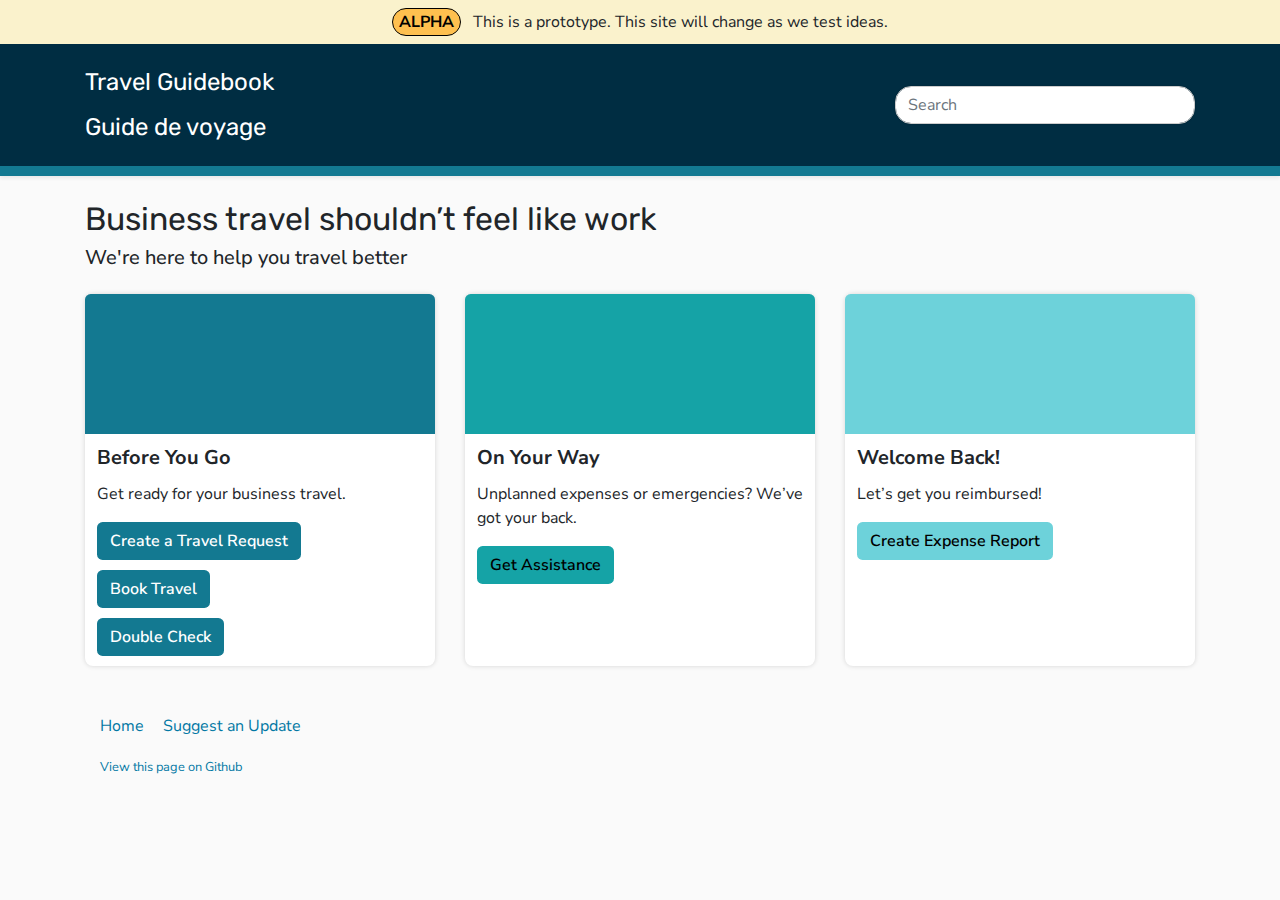
<file: index.html>
<!DOCTYPE html>
<html>

<head>
    <meta charSet="utf-8" />
    <meta http-equiv="x-ua-compatible" content="ie=edge" />
    <!-- <meta name="viewport" content="width=device-width, initial-scale=1, shrink-to-fit=no" /> -->
    <meta name="viewport"
        content="width=device-width, height=device-height, initial-scale=1.0, user-scalable=0, minimum-scale=1.0, maximum-scale=1.0">
    <link href="css/aurora.min.css" rel="stylesheet" />
    <link href="css/override.css" rel="stylesheet" />
    <link rel="shortcut icon" href="favicon.ico" type="image/x-icon" />
    <link href="https://fonts.googleapis.com/css?family=Rubik:400,500|Nunito+Sans:300,400,600,700" rel="stylesheet">
    <script async src="https://www.googletagmanager.com/gtag/js?id=UA-148245093-2"></script> <script> window.dataLayer = window.dataLayer || []; function gtag(){dataLayer.push(arguments);} gtag('js', new Date()); gtag('config', 'UA-148245093-2'); </script>
    <title>Travel Guidebook</title>
</head>

<body>
    <div>
        <div style="position: fixed; z-index: 99999; top: 0px; left: 45%;"><a
                class="sr-only sr-only-focusable aurora-skip" href="#main-content">Skip to main content</a>
        </div>
        <header class="shadow-sm">
            <div class="" style="background-color: #FAF2CC; text-align: center;">
                <div class="container py-2">
                    <button
                        style="background: #FEC04F; border: 1px solid #000000; border-radius: 20px;"><strong>ALPHA</strong></button>
                    <span>&nbsp;&nbsp;This is a prototype. This site will change as we test ideas.</span>
                </div>
            </div>

            <div style="background-color: #002D42; border-bottom: 10px solid #137991;">
                <div class="container py-2 h-100" style="color: #fff;">
                    <div class="row">
                        <div class="col-8">
                            <h4 class="mb-3 mt-3 h4">
                                Travel Guidebook
                            </h4>
                            <h4 class="mb-3 mt-3 h4">
                                Guide de voyage
                            </h4>
                        </div>
                        <div class="col-4 align-self-center">
                            <span class="float-right d-none d-md-block">
                                <div class="search-form search-form-round dropdown" style="width: 300px;">
                                    <label for="search-desktop" class="sr-only">Search</label>
                                    <input id="search-desktop" placeholder="Search" aria-owns="results-desktop"
                                        type="text" class="form-control form-control" value="">
                                </div>
                            </span>
                        </div>
                    </div>


                </div>
            </div>
        </header>
        <w-screen mt-4="true" fluid="true" id="container">
            <div>
                <main id="main-content" role="main">
                    <div class="container mt-4">
                        <h2>Business travel shouldn’t feel like work</h2>
                        <h5 class="mb-4">We're here to help you travel better</h5>
                        <div class="row mb-4">
                            <div class="col-sm-4 mb-4">
                                <div class="card d-inline-block w-100 h-100">
                                    <img height="140" class="card-img-top" src="images/137991-1.png" alt="Card image cap">
                                    <div class="card-body">
                                        <h3 class="card-title h5">Before You Go</h3>
                                        <p class="card-text">Get ready for your business travel.</p>
                                        <a href="travel-request.html" role="button" class="btn button-blue-dark">Create a Travel Request</a>
                                        <a href="book-travel.html" role="button" class="btn button-blue-dark">Book Travel</a>
                                        <a href="double-check.html" role="button" class="btn button-blue-dark">Double Check</a>
                                    </div>
                                </div>
                            </div>


                            <div class="col-sm-4 mb-4">
                                <div class="card mb-2 d-inline-block w-100 h-100">
                                    <img height="140" class="card-img-top" src="images/15A3A6-1.png" alt="Card image cap">
                                    <div class="card-body">
                                        <h3 class="card-title h5">On Your Way</h3>
                                        <p class="card-text">Unplanned expenses or emergencies? We’ve got your back.</p>
                                        <a href="get-assistance.html" role="button" class="btn button-blue-medium">Get Assistance</a>
                                    </div>
                                </div>
                            </div>


                            <div class="col-sm-4 mb-4">
                                <div class="card mb-2 d-inline-block w-100 h-100">
                                    <img height="140" class="card-img-top" src="images/6DD2DA-1.png" alt="Card image cap">
                                    <div class="card-body">
                                        <h3 class="card-title h5">Welcome Back!</h3>
                                        <p class="card-text">Let’s get you reimbursed!</p>
                                        <a href="create-expense-report.html" role="button" class="btn button-blue-light">Create Expense Report</a>
                                    </div>
                                </div>
                            </div>
                        </div>
                    </div>
                </main>
                <footer class="footer">
                    <div class="foot-container container">
                        <ul>
                            <li><a href="index.html">Home</a></li>
                            <!-- <li><a href="#">About</a></li>
                            <li><a href="#">Tips</a></li> -->
                            <li><a href="https://docs.google.com/forms/d/e/1FAIpQLSf9y3VY3ADLpQ4kQLGvOo4cIdEEi5Hs3en-0lWRc4wQeTRheg/viewform?usp=sf_link" target="_blank">Suggest an Update</a></li>
                        </ul>
                        <ul>
                            <!-- <li><a href="#"><small>Terms and Conditions</small></a></li>
                            <li><a href="#"><small>Privacy</small></a></li> -->
                            <li><a href="https://github.com/nextgentravel/travel-guidebook"><small>View this page on Github</small></a></li>
                        </ul>

                    </div>
                </footer>
            </div>
        </w-screen>
    </div>
    <script src="js/aurora.min.js"></script>
</body>

</html>
</file>
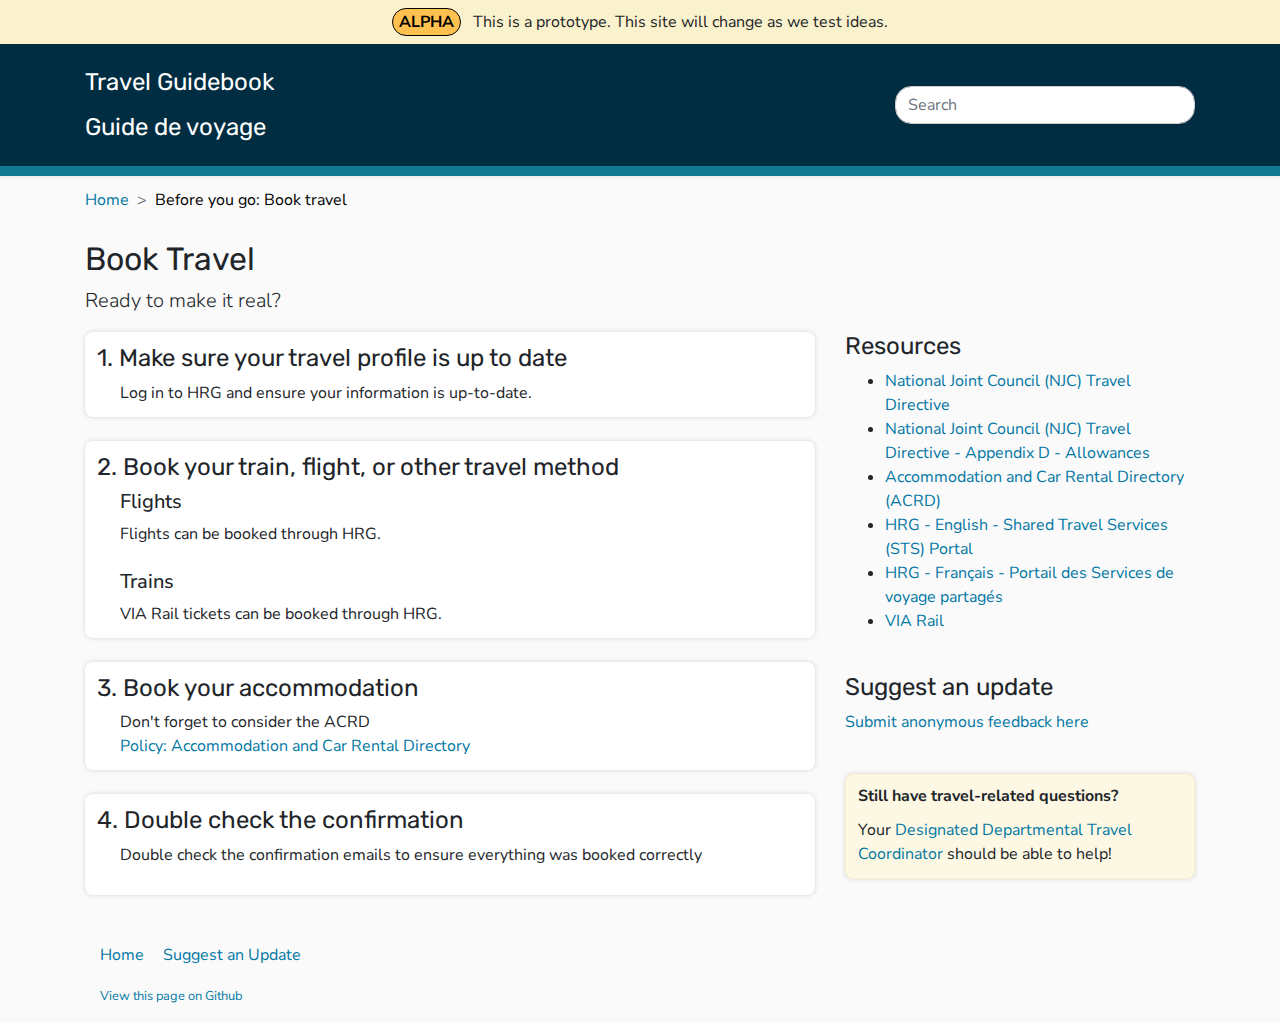
<file: book-travel.html>
<!DOCTYPE html>
<html>

<head>
    <meta charSet="utf-8" />
    <meta http-equiv="x-ua-compatible" content="ie=edge" />
    <!-- <meta name="viewport" content="width=device-width, initial-scale=1, shrink-to-fit=no" /> -->
    <meta name="viewport"
        content="width=device-width, height=device-height, initial-scale=1.0, user-scalable=0, minimum-scale=1.0, maximum-scale=1.0">
    <link href="css/aurora.min.css" rel="stylesheet" />
    <link href="css/override.css" rel="stylesheet" />
    <link href="https://fonts.googleapis.com/css?family=Rubik:400,500|Nunito+Sans:300,400,600,700" rel="stylesheet">
    <title>Travel Guidebook</title>
    <link rel="shortcut icon" href="favicon.ico" type="image/x-icon" />
</head>

<body>
    <div>
        <div style="position: fixed; z-index: 99999; top: 0px; left: 45%;"><a
                class="sr-only sr-only-focusable aurora-skip" href="#main-content">Skip to main content</a>
        </div>
        <header class="shadow-sm">
            <div class="" style="background-color: #FAF2CC; text-align: center;">
                <div class="container py-2">
                    <button
                        style="background: #FEC04F; border: 1px solid #000000; border-radius: 20px;"><strong>ALPHA</strong></button>
                    <span>&nbsp;&nbsp;This is a prototype. This site will change as we test ideas.</span>
                </div>
            </div>

            <div style="background-color: #002D42; border-bottom: 10px solid #137991;">
                <div class="container py-2 h-100" style="color: #fff;">
                    <div class="row">
                        <div class="col-8">
                            <h4 class="mb-3 mt-3 h4">
                                Travel Guidebook
                            </h4>
                            <h4 class="mb-3 mt-3 h4">
                                Guide de voyage
                            </h4>
                        </div>
                        <div class="col-4 align-self-center">
                            <span class="float-right d-none d-md-block">
                                <div class="search-form search-form-round dropdown" style="width: 300px;">
                                    <label for="search-desktop" class="sr-only">Search</label>
                                    <input id="search-desktop" placeholder="Search" aria-owns="results-desktop"
                                        type="text" class="form-control form-control" value="">
                                </div>
                            </span>
                        </div>
                    </div>


                </div>
            </div>
        </header>
        <w-screen mt-4="true" fluid="true" id="container">
            <div>
                <main id="main-content" role="main">
                    <div class="container">
                        <nav aria-label="breadcrumb">
                            <ol class="breadcrumb" style="padding-left: 0px;">
                                <li class="breadcrumb-item"><a href="index.html">Home</a></li>
                                <li class="breadcrumb-item active" aria-current="page">Before you go: Book travel</li>
                            </ol>
                        </nav>
                    </div>
                    <h1 class="sr-only">Book Travel</h1>
                    <div class="hero-holder">
                        <div class="container">
                            <h2 class="display-5">Book Travel</h2>
                            <p class="lead">
                                Ready to make it real?
                            </p>
                        </div>
                    </div>
                    <div class="container">
                        <div class="row">
                            <div class="col-xs-12 col-sm-6 col-md-8">
                                <div class="card">
                                    <div class="card-body">
                                        <h4>1. Make sure your travel profile is up to date</h4>
                                        <div class="card-content" style="margin-left: 23px;">
                                            <p style="display:inline">Log in to HRG and ensure your information is up-to-date.
                                            </p>
                                        </div>
                                    </div>
                                </div>
                                <br>
                                <div class="card">
                                    <div class="card-body">
                                        <h4>2. Book your train, flight, or other travel method</h4>
                                        <div class="card-content" style="margin-left: 23px;">
                                            <h5>Flights</h5>
                                            <p style="display:inline">
                                                Flights can be booked through HRG.
                                            </p>
                                            <br><br>
                                            <h5>Trains</h5>
                                            <p style="display:inline">
                                                VIA Rail tickets can be booked through HRG.
                                            </p>
                                            <br>
                                        </div>
                                    </div>
                                </div>
                                <br>
                                <div class="card">
                                    <div class="card-body">
                                        <h4>3. Book your accommodation</h4>
                                        <div class="card-content" style="margin-left: 23px;">
                                            <p style="display:inline">
                                                Don't forget to consider the ACRD
                                            </p>
                                            <br>
                                            <a target="_blank" href="http://rehelv-acrd.tpsgc-pwgsc.gc.ca/acrds/index-eng.aspx" class="stretched-link">
                                                Policy: Accommodation and Car Rental Directory
                                            </a>
                                        </div>
                                    </div>
                                </div>

                                <br>
                                <div class="card">
                                    <div class="card-body">
                                        <h4>4. Double check the confirmation</h4>
                                        <div class="card-content" style="margin-left: 23px;">
                                            <p>Double check the confirmation emails to ensure everything was booked correctly</p>
                                        </div>
                                    </div>
                                </div>

                                <br><br>
                            </div>
                            <div class="col-xs-6 col-md-4">
                                <h4>Resources</h4>
                                <ul>
                                    <li><a target="_blank" href="https://www.njc-cnm.gc.ca/directive/d10/v238/en">National Joint Council (NJC) Travel Directive</a></li>
                                    <li><a target="_blank" href="https://www.njc-cnm.gc.ca/directive/app_d.php?lang=en">National Joint Council (NJC) Travel Directive - Appendix D - Allowances</a></li>
                                    <li><a target="_blank" href="http://rehelv-acrd.tpsgc-pwgsc.gc.ca/acrds/index-eng.aspx">Accommodation and Car Rental Directory (ACRD)</a></li>
                                    <li><a target="_blank" href="https://isuite6.hrgworldwide.com/gcportal/en-ca/sts.aspx">HRG - English - Shared Travel Services (STS) Portal</a></li>
                                    <li><a target="_blank" href="https://isuite6.hrgworldwide.com/gcportal/fr-ca/sts.aspx">HRG - Fran&ccedil;ais - Portail des Services de voyage partagés</a></li>
                                    <li><a target="_blank" href="https://www.viarail.ca/">VIA Rail</a></li>
                                </ul>
                                <br>
                                <h4>Suggest an update</h4>
                                <p><a href="https://docs.google.com/forms/d/e/1FAIpQLSf9y3VY3ADLpQ4kQLGvOo4cIdEEi5Hs3en-0lWRc4wQeTRheg/viewform?usp=sf_link" target="_blank">Submit anonymous feedback here</a></p>
                                <br>
                                <div class="card" style=" background-color: #FCF8E3; border: 1px solid #FAF2CC;">
                                    <div class="card-body">
                                        <h6 class="card-title">Still have travel-related questions?</h6>
                                        <p class="card-text">
                                            Your <a target="_blank" href="https://www.tbs-sct.gc.ca/ap/list-liste/dtc-cmv-eng.asp">Designated Departmental Travel Coordinator</a> should be able to help!
                                        </p>
                                    </div>
                                </div>
                                <br><br>
                            </div>
                        </div>
                    </div>


                </main>
                <footer class="footer">
                    <div class="foot-container container">
                        <ul>
                            <li><a href="index.html">Home</a></li>
                            <!-- <li><a href="#">About</a></li> -->
                            <!-- <li><a href="#">Tips</a></li> -->
                            <li><a href="https://docs.google.com/forms/d/e/1FAIpQLSf9y3VY3ADLpQ4kQLGvOo4cIdEEi5Hs3en-0lWRc4wQeTRheg/viewform?usp=sf_link" target="_blank">Suggest an Update</a></li>
                        </ul>
                        <ul>
                            <!-- <li><a href="#"><small>Terms and Conditions</small></a></li> -->
                            <!-- <li><a href="#"><small>Privacy</small></a></li> -->
                            <li><a href="https://github.com/nextgentravel/travel-guidebook"><small>View this page on
                                        Github</small></a></li>
                        </ul>
                    </div>
                </footer>
            </div>
        </w-screen>
    </div>
    <script src="js/aurora.min.js"></script>
</body>

</html>
</file>
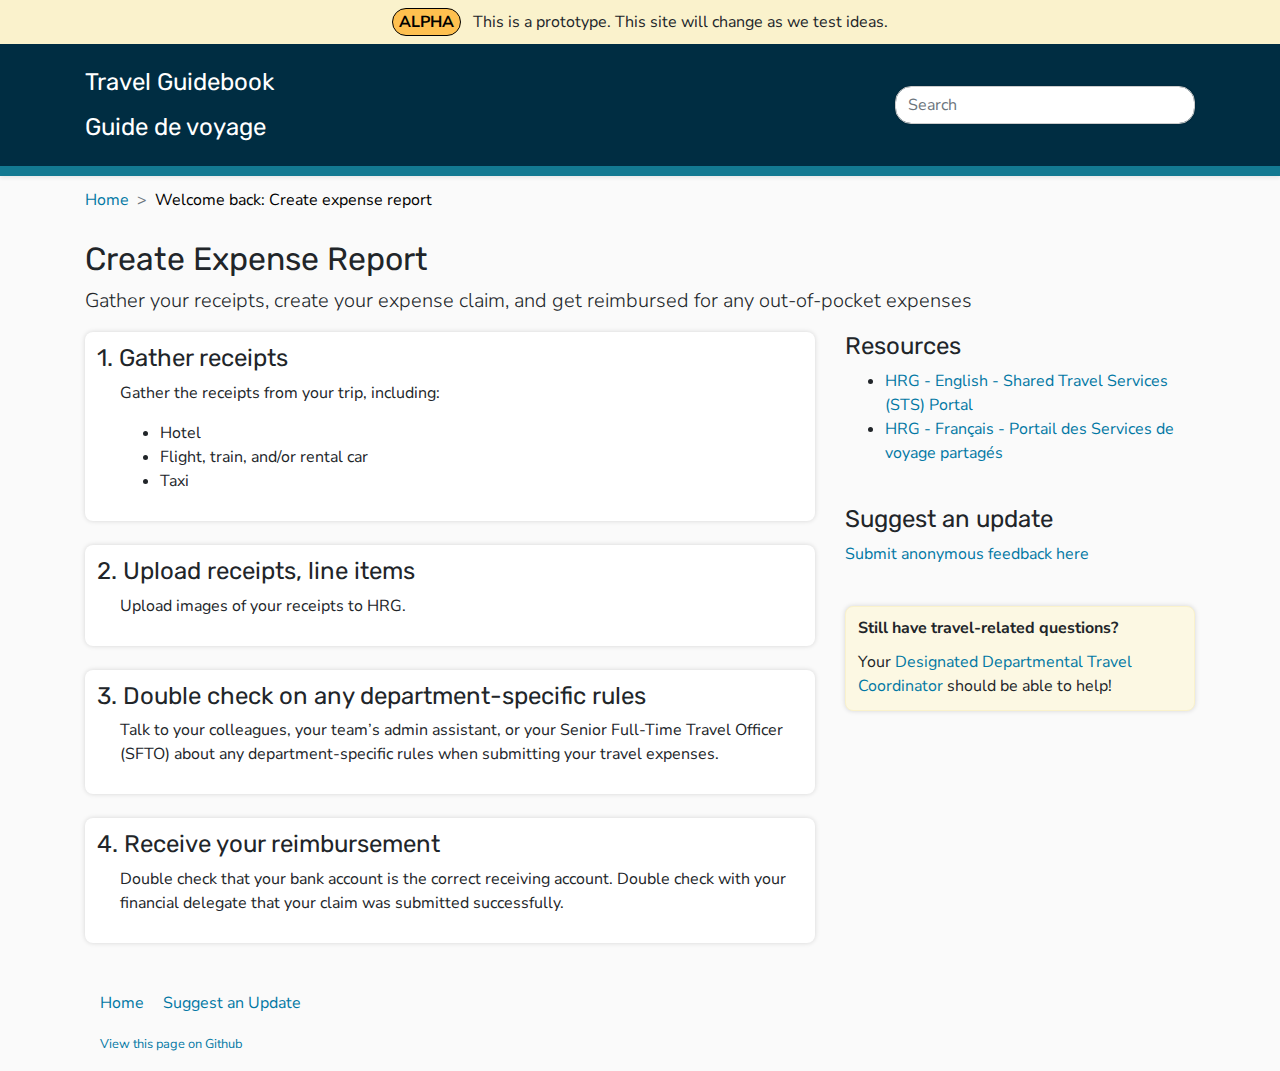
<file: create-expense-report.html>
<!DOCTYPE html>
<html>

<head>
    <meta charSet="utf-8" />
    <meta http-equiv="x-ua-compatible" content="ie=edge" />
    <!-- <meta name="viewport" content="width=device-width, initial-scale=1, shrink-to-fit=no" /> -->
    <meta name="viewport"
        content="width=device-width, height=device-height, initial-scale=1.0, user-scalable=0, minimum-scale=1.0, maximum-scale=1.0">
    <link href="css/aurora.min.css" rel="stylesheet" />
    <link href="css/override.css" rel="stylesheet" />
    <link href="https://fonts.googleapis.com/css?family=Rubik:400,500|Nunito+Sans:300,400,600,700" rel="stylesheet">
    <title>Travel Guidebook</title>
    <link rel="shortcut icon" href="favicon.ico" type="image/x-icon" />
</head>

<body>
    <div>
        <div style="position: fixed; z-index: 99999; top: 0px; left: 45%;"><a
                class="sr-only sr-only-focusable aurora-skip" href="#main-content">Skip to main content</a>
        </div>
        <header class="shadow-sm">
            <div class="" style="background-color: #FAF2CC; text-align: center;">
                <div class="container py-2">
                    <button
                        style="background: #FEC04F; border: 1px solid #000000; border-radius: 20px;"><strong>ALPHA</strong></button>
                    <span>&nbsp;&nbsp;This is a prototype. This site will change as we test ideas.</span>
                </div>
            </div>

            <div style="background-color: #002D42; border-bottom: 10px solid #137991;">
                <div class="container py-2 h-100" style="color: #fff;">
                    <div class="row">
                        <div class="col-8">
                            <h4 class="mb-3 mt-3 h4">
                                Travel Guidebook
                            </h4>
                            <h4 class="mb-3 mt-3 h4">
                                Guide de voyage
                            </h4>
                        </div>
                        <div class="col-4 align-self-center">
                            <span class="float-right d-none d-md-block">
                                <div class="search-form search-form-round dropdown" style="width: 300px;">
                                    <label for="search-desktop" class="sr-only">Search</label>
                                    <input id="search-desktop" placeholder="Search" aria-owns="results-desktop"
                                        type="text" class="form-control form-control" value="">
                                </div>
                            </span>
                        </div>
                    </div>


                </div>
            </div>
        </header>
        <w-screen mt-4="true" fluid="true" id="container">
            <div>
                <main id="main-content" role="main">
                    <div class="container">
                        <nav aria-label="breadcrumb">
                            <ol class="breadcrumb" style="padding-left: 0px;">
                                <li class="breadcrumb-item"><a href="index.html">Home</a></li>
                                <li class="breadcrumb-item active" aria-current="page">Welcome back: Create expense report</li>
                            </ol>
                        </nav>
                    </div>
                    <h1 class="sr-only">Create Expense Report</h1>
                    <div class="hero-holder">
                        <div class="container">
                            <h2 class="display-5">Create Expense Report</h2>
                            <p class="lead">
                                Gather your receipts, create your expense claim, and get reimbursed for any out-of-pocket expenses
                            </p>
                        </div>
                    </div>
                    <div class="container">
                        <div class="row">
                            <div class="col-xs-12 col-sm-6 col-md-8">
                                <div class="card">
                                    <div class="card-body">
                                        <h4>1. Gather receipts</h4>
                                        <div class="card-content" style="margin-left: 23px;">
                                            <p>
                                                Gather the receipts from your trip, including:
                                            </p>
                                            <ul>
                                                <li>Hotel</li>
                                                <li>Flight, train, and/or rental car</li>
                                                <li>Taxi</li>
                                            </ul>
                                        </div>
                                    </div>
                                </div>
                                <br>
                                <div class="card">
                                    <div class="card-body">
                                        <h4>2. Upload receipts, line items</h4>
                                        <div class="card-content" style="margin-left: 23px;">
                                            <p>
                                                Upload images of your receipts to HRG.
                                            </p>
                                        </div>
                                    </div>
                                </div>
                                <br>
                                <div class="card">
                                    <div class="card-body">
                                        <h4>3. Double check on any department-specific rules</h4>
                                        <div class="card-content" style="margin-left: 23px;">
                                            <p>
                                                Talk to your colleagues, your team’s admin assistant, or your Senior Full-Time Travel Officer (SFTO) about any department-specific rules when submitting your travel expenses.
                                            </p>
                                        </div>
                                    </div>
                                </div>

                                <br>
                                <div class="card">
                                    <div class="card-body">
                                        <h4>4. Receive your reimbursement</h4>
                                        <div class="card-content" style="margin-left: 23px;">
                                            <p>
                                                Double check that your bank account is the correct receiving account. Double check with your financial delegate that your claim was submitted successfully.
                                            </p>
                                        </div>
                                    </div>
                                </div>

                                <br><br>
                            </div>
                            <div class="col-xs-6 col-md-4">
                                <h4>Resources</h4>
                                <ul>
                                    <li><a target="_blank" href="https://isuite6.hrgworldwide.com/gcportal/en-ca/sts.aspx">HRG - English - Shared Travel Services (STS) Portal</a></li>
                                    <li><a target="_blank"
                                            href="https://isuite6.hrgworldwide.com/gcportal/fr-ca/sts.aspx">HRG - Fran&ccedil;ais - Portail des Services de voyage partagés</a></li>
                                </ul>
                                <br>
                                <h4>Suggest an update</h4>
                                <p><a href="https://docs.google.com/forms/d/e/1FAIpQLSf9y3VY3ADLpQ4kQLGvOo4cIdEEi5Hs3en-0lWRc4wQeTRheg/viewform?usp=sf_link" target="_blank">Submit anonymous feedback here</a></p>
                                <br>
                                <div class="card" style=" background-color: #FCF8E3; border: 1px solid #FAF2CC;">
                                    <div class="card-body">
                                        <h6 class="card-title">Still have travel-related questions?</h6>
                                        <p class="card-text">
                                            Your <a target="_blank" href="https://www.tbs-sct.gc.ca/ap/list-liste/dtc-cmv-eng.asp">Designated Departmental Travel Coordinator</a> should be able to help!
                                        </p>
                                    </div>
                                </div>
                                <br><br>
                            </div>
                        </div>
                    </div>


                </main>
                <footer class="footer">
                    <div class="foot-container container">
                        <ul>
                            <li><a href="index.html">Home</a></li>
                            <!-- <li><a href="#">About</a></li> -->
                            <!-- <li><a href="#">Tips</a></li> -->
                            <li><a href="https://docs.google.com/forms/d/e/1FAIpQLSf9y3VY3ADLpQ4kQLGvOo4cIdEEi5Hs3en-0lWRc4wQeTRheg/viewform?usp=sf_link" target="_blank">Suggest an Update</a></li>
                        </ul>
                        <ul>
                            <!-- <li><a href="#"><small>Terms and Conditions</small></a></li> -->
                            <!-- <li><a href="#"><small>Privacy</small></a></li> -->
                            <li><a href="https://github.com/nextgentravel/travel-guidebook"><small>View this page on
                                        Github</small></a></li>
                        </ul>

                    </div>
                </footer>
            </div>
        </w-screen>
    </div>
    <script src="js/aurora.min.js"></script>
</body>

</html>
</file>
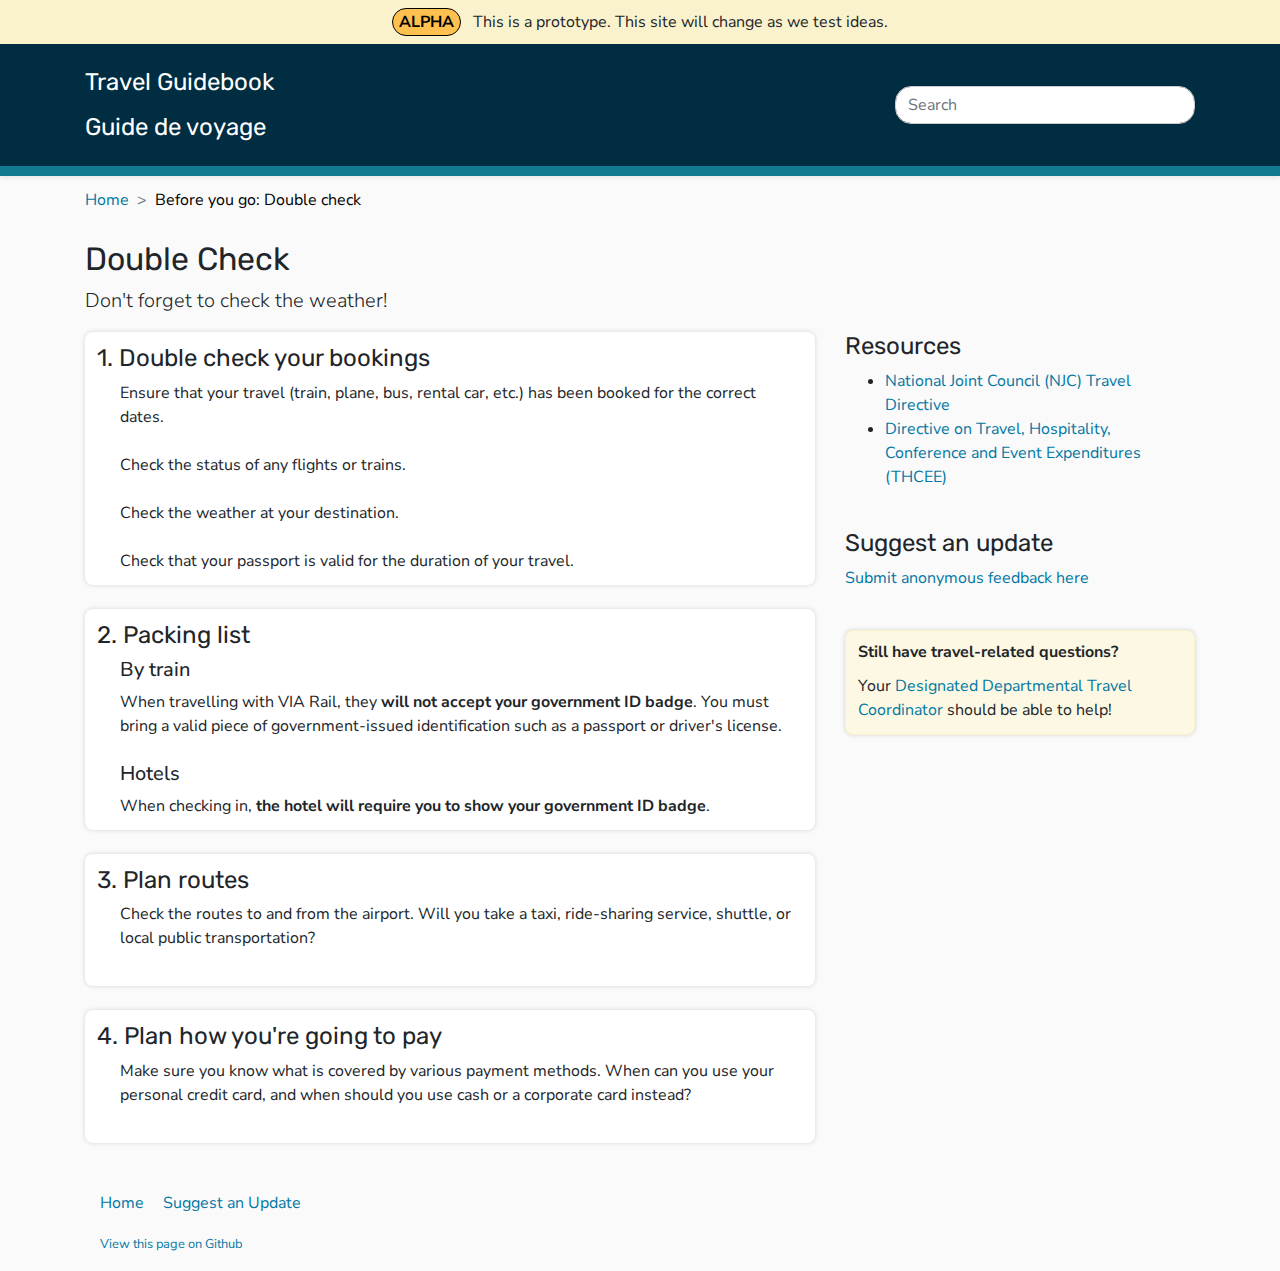
<file: double-check.html>
<!DOCTYPE html>
<html>

<head>
    <meta charSet="utf-8" />
    <meta http-equiv="x-ua-compatible" content="ie=edge" />
    <!-- <meta name="viewport" content="width=device-width, initial-scale=1, shrink-to-fit=no" /> -->
    <meta name="viewport"
        content="width=device-width, height=device-height, initial-scale=1.0, user-scalable=0, minimum-scale=1.0, maximum-scale=1.0">
    <link href="css/aurora.min.css" rel="stylesheet" />
    <link href="css/override.css" rel="stylesheet" />
    <link href="https://fonts.googleapis.com/css?family=Rubik:400,500|Nunito+Sans:300,400,600,700" rel="stylesheet">
    <title>Travel Guidebook</title>
    <link rel="shortcut icon" href="favicon.ico" type="image/x-icon" />
</head>

<body>
    <div>
        <div style="position: fixed; z-index: 99999; top: 0px; left: 45%;"><a
                class="sr-only sr-only-focusable aurora-skip" href="#main-content">Skip to main content</a>
        </div>
        <header class="shadow-sm">
            <div class="" style="background-color: #FAF2CC; text-align: center;">
                <div class="container py-2">
                    <button
                        style="background: #FEC04F; border: 1px solid #000000; border-radius: 20px;"><strong>ALPHA</strong></button>
                    <span>&nbsp;&nbsp;This is a prototype. This site will change as we test ideas.</span>
                </div>
            </div>

            <div style="background-color: #002D42; border-bottom: 10px solid #137991;">
                <div class="container py-2 h-100" style="color: #fff;">
                    <div class="row">
                        <div class="col-8">
                            <h4 class="mb-3 mt-3 h4">
                                Travel Guidebook
                            </h4>
                            <h4 class="mb-3 mt-3 h4">
                                Guide de voyage
                            </h4>
                        </div>
                        <div class="col-4 align-self-center">
                            <span class="float-right d-none d-md-block">
                                <div class="search-form search-form-round dropdown" style="width: 300px;">
                                    <label for="search-desktop" class="sr-only">Search</label>
                                    <input id="search-desktop" placeholder="Search" aria-owns="results-desktop"
                                        type="text" class="form-control form-control" value="">
                                </div>
                            </span>
                        </div>
                    </div>


                </div>
            </div>
        </header>
        <w-screen mt-4="true" fluid="true" id="container">
            <div>
                <main id="main-content" role="main">
                    <div class="container">
                        <nav aria-label="breadcrumb">
                            <ol class="breadcrumb" style="padding-left: 0px;">
                                <li class="breadcrumb-item"><a href="index.html">Home</a></li>
                                <li class="breadcrumb-item active" aria-current="page">Before you go: Double check</li>
                            </ol>
                        </nav>
                    </div>
                    <h1 class="sr-only">Double Check</h1>
                    <div class="hero-holder">
                        <div class="container">
                            <h2 class="display-5">Double Check</h2>
                            <p class="lead">
                                Don't forget to check the weather!
                            </p>
                        </div>
                    </div>
                    <div class="container">
                        <div class="row">
                            <div class="col-xs-12 col-sm-6 col-md-8">
                                <div class="card">
                                    <div class="card-body">
                                        <h4>1. Double check your bookings</h4>
                                        <div class="card-content" style="margin-left: 23px;">
                                            <p style="display:inline">
                                                Ensure that your travel (train, plane, bus, rental car, etc.) has been booked for the correct dates.
                                                <br><br>
                                                Check the status of any flights or trains.
                                                <br><br>
                                                Check the weather at your destination.
                                                <br><br>
                                                Check that your passport is valid for the duration of your travel.
                                            </p>
                                        </div>
                                    </div>
                                </div>
                                <br>
                                <div class="card">
                                    <div class="card-body">
                                        <h4>2. Packing list</h4>
                                        <div class="card-content" style="margin-left: 23px;">
                                            <h5>By train</h5>
                                            <p style="display:inline">
                                                When travelling with VIA Rail, they <strong>will not accept your government ID badge</strong>. You must bring a valid piece of government-issued identification such as a passport or driver's license.
                                            </p>
                                            <br><br>
                                            <h5>Hotels</h5>
                                            <p style="display:inline">
                                                When checking in, <strong>the hotel will require you to show your government ID badge</strong>.
                                            </p>
                                            <br>
                                        </div>
                                    </div>
                                </div>
                                <br>
                                <div class="card">
                                    <div class="card-body">
                                        <h4>3. Plan routes</h4>
                                        <div class="card-content" style="margin-left: 23px;">
                                            <p style="display:inline">
                                                Check the routes to and from the airport. Will you take a taxi, ride-sharing service, shuttle, or local public transportation?
                                            </p>
                                            <br><br>
                                        </div>
                                    </div>
                                </div>
                                <br>
                                <div class="card">
                                    <div class="card-body">
                                        <h4>4. Plan how you're going to pay</h4>
                                        <div class="card-content" style="margin-left: 23px;">
                                            <p style="display:inline">
                                                Make sure you know what is covered by various payment methods. When can you use your personal credit card, and when should you use cash or a corporate card instead?
                                            </p>
                                            <br><br>
                                        </div>
                                    </div>
                                </div>

                                <br><br>
                            </div>
                            <div class="col-xs-6 col-md-4">
                                <h4>Resources</h4>
                                <ul>
                                    <li><a target="_blank" href="https://www.njc-cnm.gc.ca/directive/d10/en">National Joint Council (NJC) Travel Directive</a></li>
                                    <li><a target="_blank" href="https://www.tbs-sct.gc.ca/pol/doc-eng.aspx?id=27228">Directive on Travel, Hospitality, Conference and Event Expenditures (THCEE)</a></li>
                                </ul>
                                <br>
                                <h4>Suggest an update</h4>
                                <p><a href="https://docs.google.com/forms/d/e/1FAIpQLSf9y3VY3ADLpQ4kQLGvOo4cIdEEi5Hs3en-0lWRc4wQeTRheg/viewform?usp=sf_link" target="_blank">Submit anonymous feedback here</a></p>
                                <br>
                                <div class="card" style=" background-color: #FCF8E3; border: 1px solid #FAF2CC;">
                                    <div class="card-body">
                                        <h6 class="card-title">Still have travel-related questions?</h6>
                                        <p class="card-text">
                                            Your <a target="_blank" href="https://www.tbs-sct.gc.ca/ap/list-liste/dtc-cmv-eng.asp">Designated Departmental Travel Coordinator</a> should be able to help!
                                        </p>
                                    </div>
                                </div>
                                <br><br>
                            </div>
                        </div>
                    </div>


                </main>
                <footer class="footer">
                    <div class="foot-container container">
                        <ul>
                            <li><a href="index.html">Home</a></li>
                            <!-- <li><a href="#">About</a></li> -->
                            <!-- <li><a href="#">Tips</a></li> -->
                            <li><a href="https://docs.google.com/forms/d/e/1FAIpQLSf9y3VY3ADLpQ4kQLGvOo4cIdEEi5Hs3en-0lWRc4wQeTRheg/viewform?usp=sf_link" target="_blank">Suggest an Update</a></li>
                        </ul>
                        <ul>
                            <!-- <li><a href="#"><small>Terms and Conditions</small></a></li> -->
                            <!-- <li><a href="#"><small>Privacy</small></a></li> -->
                            <li><a href="https://github.com/nextgentravel/travel-guidebook"><small>View this page on
                                        Github</small></a></li>
                        </ul>

                    </div>
                </footer>
            </div>
        </w-screen>
    </div>
    <script src="js/aurora.min.js"></script>
</body>

</html>
</file>
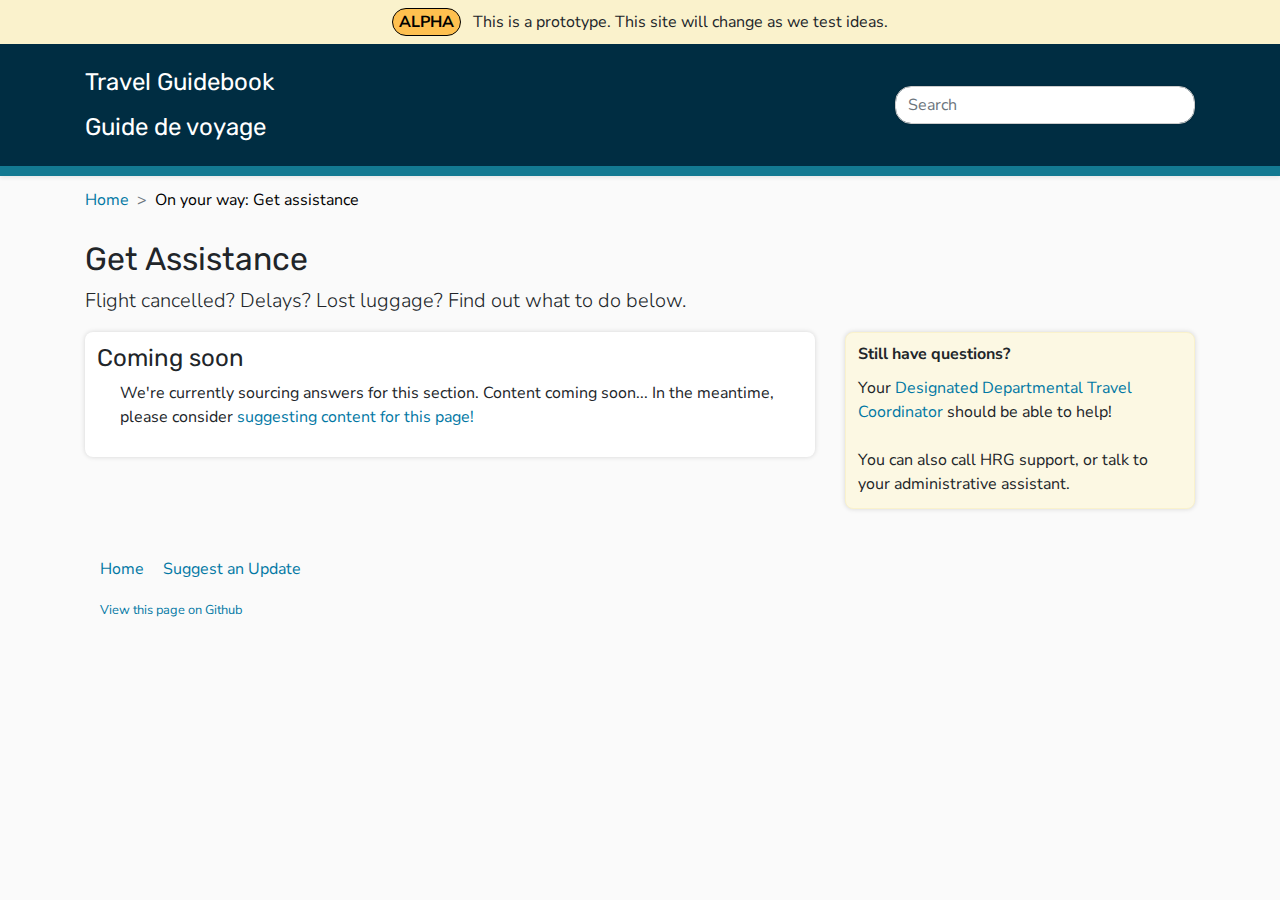
<file: get-assistance.html>
<!DOCTYPE html>
<html>

<head>
    <meta charSet="utf-8" />
    <meta http-equiv="x-ua-compatible" content="ie=edge" />
    <!-- <meta name="viewport" content="width=device-width, initial-scale=1, shrink-to-fit=no" /> -->
    <meta name="viewport"
        content="width=device-width, height=device-height, initial-scale=1.0, user-scalable=0, minimum-scale=1.0, maximum-scale=1.0">
    <link href="css/aurora.min.css" rel="stylesheet" />
    <link href="css/override.css" rel="stylesheet" />
    <link href="https://fonts.googleapis.com/css?family=Rubik:400,500|Nunito+Sans:300,400,600,700" rel="stylesheet">
    <title>Travel Guidebook</title>
    <link rel="shortcut icon" href="favicon.ico" type="image/x-icon" />
</head>

<body>
    <div>
        <div style="position: fixed; z-index: 99999; top: 0px; left: 45%;"><a
                class="sr-only sr-only-focusable aurora-skip" href="#main-content">Skip to main content</a>
        </div>
        <header class="shadow-sm">
            <div class="" style="background-color: #FAF2CC; text-align: center;">
                <div class="container py-2">
                    <button
                        style="background: #FEC04F; border: 1px solid #000000; border-radius: 20px;"><strong>ALPHA</strong></button>
                    <span>&nbsp;&nbsp;This is a prototype. This site will change as we test ideas.</span>
                </div>
            </div>

            <div style="background-color: #002D42; border-bottom: 10px solid #137991;">
                <div class="container py-2 h-100" style="color: #fff;">
                    <div class="row">
                        <div class="col-8">
                            <h4 class="mb-3 mt-3 h4">
                                Travel Guidebook
                            </h4>
                            <h4 class="mb-3 mt-3 h4">
                                Guide de voyage
                            </h4>
                        </div>
                        <div class="col-4 align-self-center">
                            <span class="float-right d-none d-md-block">
                                <div class="search-form search-form-round dropdown" style="width: 300px;">
                                    <label for="search-desktop" class="sr-only">Search</label>
                                    <input id="search-desktop" placeholder="Search" aria-owns="results-desktop"
                                        type="text" class="form-control form-control" value="">
                                </div>
                            </span>
                        </div>
                    </div>


                </div>
            </div>
        </header>
        <w-screen mt-4="true" fluid="true" id="container">
            <div>
                <main id="main-content" role="main">
                    <div class="container">
                        <nav aria-label="breadcrumb">
                            <ol class="breadcrumb" style="padding-left: 0px;">
                                <li class="breadcrumb-item"><a href="index.html">Home</a></li>
                                <li class="breadcrumb-item active" aria-current="page">On your way: Get assistance</li>
                            </ol>
                        </nav>
                    </div>
                    <h1 class="sr-only">Get Assistance</h1>
                    <div class="hero-holder">
                        <div class="container">
                            <h2 class="display-5">Get Assistance</h2>
                            <p class="lead">
                                Flight cancelled? Delays? Lost luggage? Find out what to do below.
                            </p>
                        </div>
                    </div>
                    <div class="container">
                        <div class="row">
                            <div class="col-xs-12 col-sm-6 col-md-8">
                                <div class="card">
                                    <div class="card-body">
                                        <h4>Coming soon</h4>
                                        <div class="card-content" style="margin-left: 23px;">
                                            <p>We're currently sourcing answers for this section. Content coming soon... In the meantime, please consider
                                                <a href="https://docs.google.com/forms/d/e/1FAIpQLSf9y3VY3ADLpQ4kQLGvOo4cIdEEi5Hs3en-0lWRc4wQeTRheg/viewform?usp=sf_link" target="_blank">suggesting content for this page!</a></p>
                                        </div>
                                    </div>
                                </div>

                                <br><br>
                            </div>
                            <div class="col-xs-6 col-md-4">
                                <!-- <h4>Resources</h4>
                                <ul>
                                    <li><a target="_blank" href="https://isuite6.hrgworldwide.com/gcportal/en-ca/sts.aspx">HRG - English - Shared Travel Services (STS) Portal</a></li>
                                    <li><a target="_blank"
                                            href="https://isuite6.hrgworldwide.com/gcportal/fr-ca/sts.aspx">HRG - Fran&ccedil;ais - Portail des Services de voyage partagés</a></li>
                                </ul>
                                <br> -->
                                <div class="card" style=" background-color: #FCF8E3; border: 1px solid #FAF2CC;">
                                    <div class="card-body">
                                        <h6 class="card-title">Still have questions?</h6>
                                        <p class="card-text">
                                            Your <a target="_blank" href="https://www.tbs-sct.gc.ca/ap/list-liste/dtc-cmv-eng.asp">Designated Departmental Travel Coordinator</a> should be able to help!
                                            <br><br>You can also call HRG support, or talk to your administrative assistant.
                                        </p>
                                    </div>
                                </div>
                                <br><br>
                            </div>
                        </div>
                    </div>


                </main>
                <footer class="footer">
                    <div class="foot-container container">
                        <ul>
                            <li><a href="index.html">Home</a></li>
                            <!-- <li><a href="#">About</a></li> -->
                            <!-- <li><a href="#">Tips</a></li> -->
                            <li><a href="https://docs.google.com/forms/d/e/1FAIpQLSf9y3VY3ADLpQ4kQLGvOo4cIdEEi5Hs3en-0lWRc4wQeTRheg/viewform?usp=sf_link" target="_blank">Suggest an Update</a></li>
                        </ul>
                        <ul>
                            <!-- <li><a href="#"><small>Terms and Conditions</small></a></li> -->
                            <!-- <li><a href="#"><small>Privacy</small></a></li> -->
                            <li><a href="https://github.com/nextgentravel/travel-guidebook"><small>View this page on
                                        Github</small></a></li>
                        </ul>

                    </div>
                </footer>
            </div>
        </w-screen>
    </div>
    <script src="js/aurora.min.js"></script>
</body>

</html>
</file>
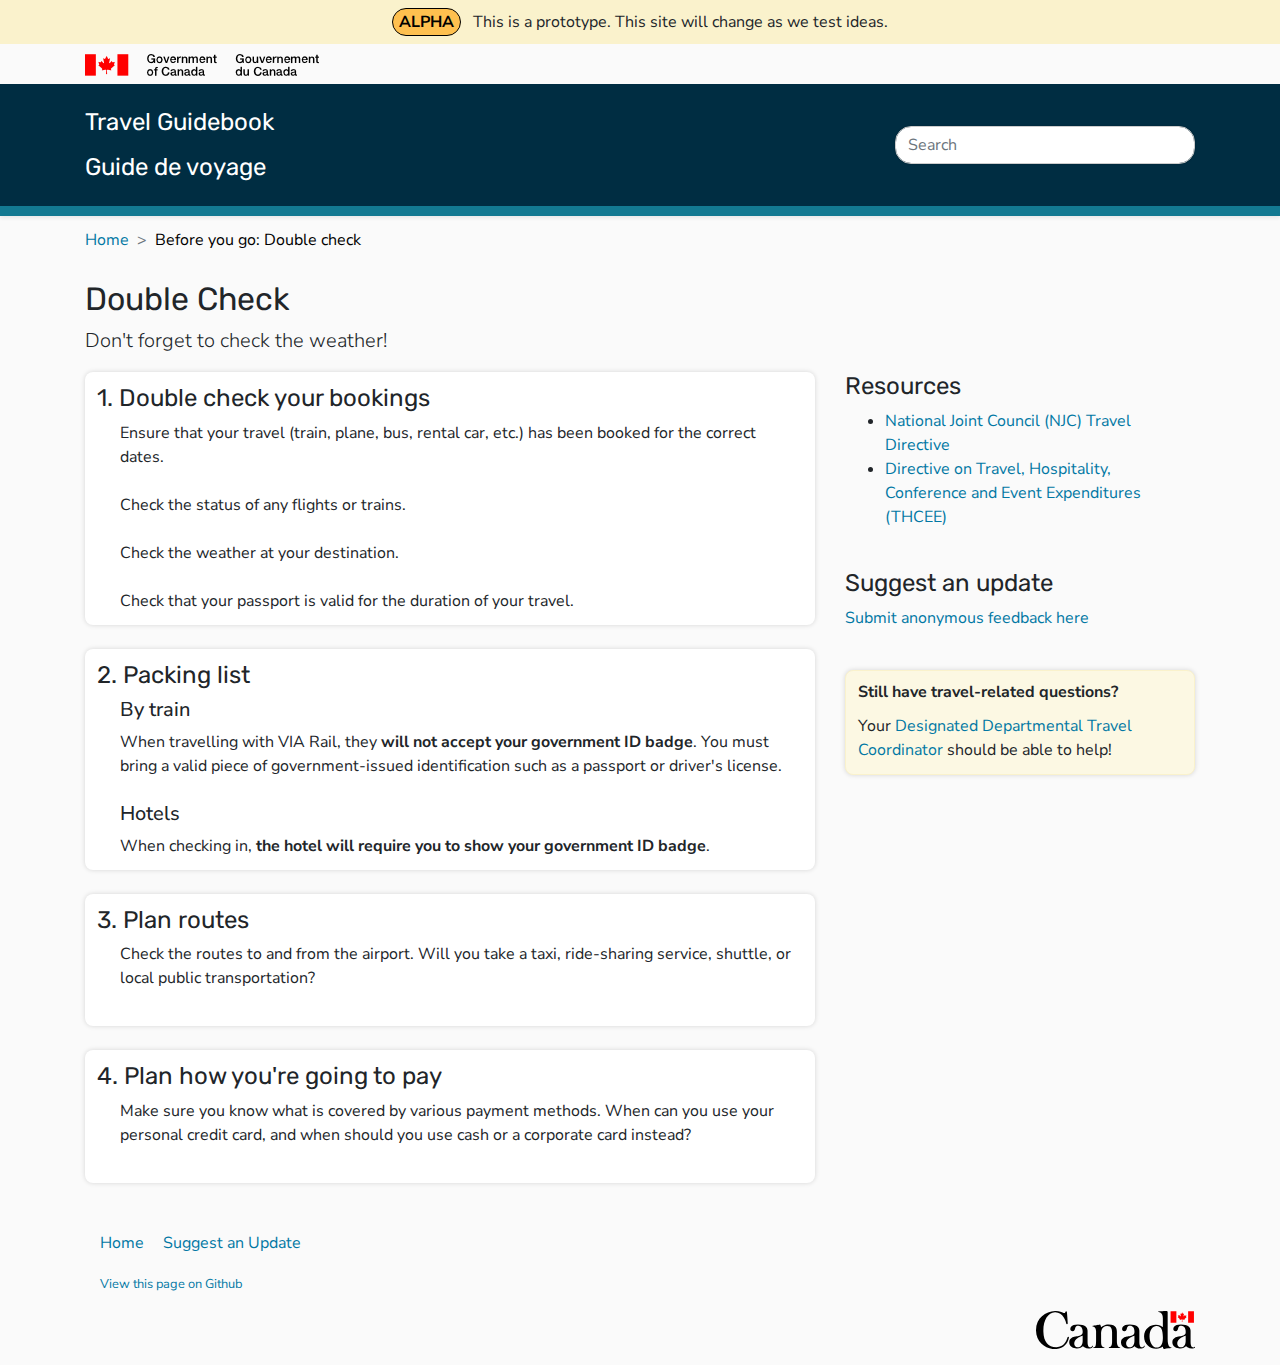
<file: get-situated.html>
<!DOCTYPE html>
<html>

<head>
    <meta charSet="utf-8" />
    <meta http-equiv="x-ua-compatible" content="ie=edge" />
    <!-- <meta name="viewport" content="width=device-width, initial-scale=1, shrink-to-fit=no" /> -->
    <meta name="viewport"
        content="width=device-width, height=device-height, initial-scale=1.0, user-scalable=0, minimum-scale=1.0, maximum-scale=1.0">
    <link href="css/aurora.min.css" rel="stylesheet" />
    <link href="css/override.css" rel="stylesheet" />
    <link href="https://fonts.googleapis.com/css?family=Rubik:400,500|Nunito+Sans:300,400,600,700" rel="stylesheet">
    <title>Travel Guidebook</title>
</head>

<body>
    <div>
        <div style="position: fixed; z-index: 99999; top: 0px; left: 45%;"><a
                class="sr-only sr-only-focusable aurora-skip" href="#main-content">Skip to main content</a>
        </div>
        <header class="shadow-sm">
            <div class="" style="background-color: #FAF2CC; text-align: center;">
                <div class="container py-2">
                    <button
                        style="background: #FEC04F; border: 1px solid #000000; border-radius: 20px;"><strong>ALPHA</strong></button>
                    <span>&nbsp;&nbsp;This is a prototype. This site will change as we test ideas.</span>
                </div>
            </div>
            <div>
                <div class="container py-2">
                    <div class="container">
                        <div class="row">
                            <div class="col-8 pl-0">
                                <img src="[data-uri]"
                                    alt="Government of Canada" class="img-fluid">
                            </div>
                            <div class="col-4 pr-0 text-right">
                                <div class="LanguageSwitcher">
                                    <!-- <a href="">Français</a> -->
                                </div>
                            </div>
                        </div>
                    </div>
                </div>
            </div>
            <div style="background-color: #002D42; border-bottom: 10px solid #137991;">
                <div class="container py-2 h-100" style="color: #fff;">
                    <div class="row">
                        <div class="col-8">
                            <h4 class="mb-3 mt-3 h4">
                                Travel Guidebook
                            </h4>
                            <h4 class="mb-3 mt-3 h4">
                                Guide de voyage
                            </h4>
                        </div>
                        <div class="col-4 align-self-center">
                            <span class="float-right d-none d-md-block">
                                <div class="search-form search-form-round dropdown" style="width: 300px;">
                                    <label for="search-desktop" class="sr-only">Search</label>
                                    <input id="search-desktop" placeholder="Search" aria-owns="results-desktop"
                                        type="text" class="form-control form-control" value="">
                                </div>
                            </span>
                        </div>
                    </div>


                </div>
            </div>
        </header>
        <w-screen mt-4="true" fluid="true" id="container">
            <div>
                <main id="main-content" role="main">
                    <div class="container">
                        <nav aria-label="breadcrumb">
                            <ol class="breadcrumb" style="padding-left: 0px;">
                                <li class="breadcrumb-item"><a href="index.html">Home</a></li>
                                <li class="breadcrumb-item active" aria-current="page">Before you go: Double check</li>
                            </ol>
                        </nav>
                    </div>
                    <h1 class="sr-only">Double Check</h1>
                    <div class="hero-holder">
                        <div class="container">
                            <h2 class="display-5">Double Check</h2>
                            <p class="lead">
                                Don't forget to check the weather!
                            </p>
                        </div>
                    </div>
                    <div class="container">
                        <div class="row">
                            <div class="col-xs-12 col-sm-6 col-md-8">
                                <div class="card">
                                    <div class="card-body">
                                        <h4>1. Double check your bookings</h4>
                                        <div class="card-content" style="margin-left: 23px;">
                                            <p style="display:inline">
                                                Ensure that your travel (train, plane, bus, rental car, etc.) has been booked for the correct dates.
                                                <br><br>
                                                Check the status of any flights or trains.
                                                <br><br>
                                                Check the weather at your destination.
                                                <br><br>
                                                Check that your passport is valid for the duration of your travel.
                                            </p>
                                        </div>
                                    </div>
                                </div>
                                <br>
                                <div class="card">
                                    <div class="card-body">
                                        <h4>2. Packing list</h4>
                                        <div class="card-content" style="margin-left: 23px;">
                                            <h5>By train</h5>
                                            <p style="display:inline">
                                                When travelling with VIA Rail, they <strong>will not accept your government ID badge</strong>. You must bring a valid piece of government-issued identification such as a passport or driver's license.
                                            </p>
                                            <br><br>
                                            <h5>Hotels</h5>
                                            <p style="display:inline">
                                                When checking in, <strong>the hotel will require you to show your government ID badge</strong>.
                                            </p>
                                            <br>
                                        </div>
                                    </div>
                                </div>
                                <br>
                                <div class="card">
                                    <div class="card-body">
                                        <h4>3. Plan routes</h4>
                                        <div class="card-content" style="margin-left: 23px;">
                                            <p style="display:inline">
                                                Check the routes to and from the airport. Will you take a taxi, ride-sharing service, shuttle, or local public transportation?
                                            </p>
                                            <br><br>
                                        </div>
                                    </div>
                                </div>
                                <br>
                                <div class="card">
                                    <div class="card-body">
                                        <h4>4. Plan how you're going to pay</h4>
                                        <div class="card-content" style="margin-left: 23px;">
                                            <p style="display:inline">
                                                Make sure you know what is covered by various payment methods. When can you use your personal credit card, and when should you use cash or a corporate card instead?
                                            </p>
                                            <br><br>
                                        </div>
                                    </div>
                                </div>

                                <br><br>
                            </div>
                            <div class="col-xs-6 col-md-4">
                                <h4>Resources</h4>
                                <ul>
                                    <li><a target="_blank" href="https://www.njc-cnm.gc.ca/directive/d10/en">National Joint Council (NJC) Travel Directive</a></li>
                                    <li><a target="_blank" href="https://www.tbs-sct.gc.ca/pol/doc-eng.aspx?id=27228">Directive on Travel, Hospitality, Conference and Event Expenditures (THCEE)</a></li>
                                </ul>
                                <br>
                                <h4>Suggest an update</h4>
                                <p><a href="suggest-update.html">Submit anonymous feedback here</a></p>
                                <br>
                                <div class="card" style=" background-color: #FCF8E3; border: 1px solid #FAF2CC;">
                                    <div class="card-body">
                                        <h6 class="card-title">Still have travel-related questions?</h6>
                                        <p class="card-text">
                                            Your <a target="_blank" href="https://www.tbs-sct.gc.ca/ap/list-liste/dtc-cmv-eng.asp">Designated Departmental Travel Coordinator</a> should be able to help!
                                        </p>
                                    </div>
                                </div>
                                <br><br>
                            </div>
                        </div>
                    </div>


                </main>
                <footer class="footer">
                    <div class="foot-container container">
                        <ul>
                            <li><a href="index.html">Home</a></li>
                            <!-- <li><a href="#">About</a></li> -->
                            <!-- <li><a href="#">Tips</a></li> -->
                            <li><a href="suggest-update.html">Suggest an Update</a></li>
                        </ul>
                        <ul>
                            <!-- <li><a href="#"><small>Terms and Conditions</small></a></li> -->
                            <!-- <li><a href="#"><small>Privacy</small></a></li> -->
                            <li><a href="https://github.com/nextgentravel/travel-guidebook"><small>View this page on
                                        Github</small></a></li>
                        </ul>
                        <img style="width:160px" class="float-right pb-3"
                            src="[data-uri]"
                            alt="Symbol of the Government of Canada">
                    </div>
                </footer>
            </div>
        </w-screen>
    </div>
    <script src="js/aurora.min.js"></script>
</body>

</html>
</file>
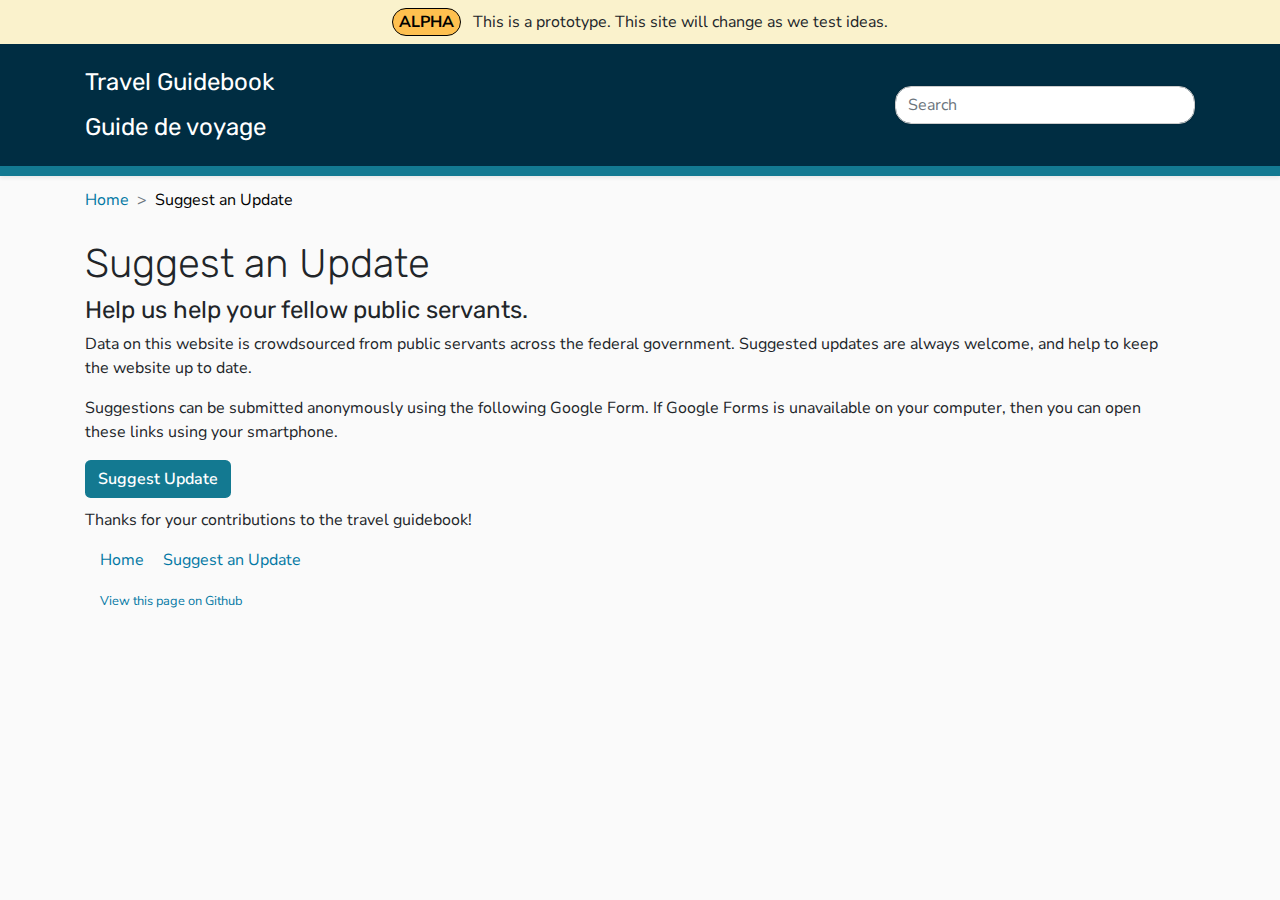
<file: suggest-update.html>
<!DOCTYPE html>
<html>

<head>
    <meta charSet="utf-8" />
    <meta http-equiv="x-ua-compatible" content="ie=edge" />
    <!-- <meta name="viewport" content="width=device-width, initial-scale=1, shrink-to-fit=no" /> -->
    <meta name="viewport"
        content="width=device-width, height=device-height, initial-scale=1.0, user-scalable=0, minimum-scale=1.0, maximum-scale=1.0">
    <link href="css/aurora.min.css" rel="stylesheet" />
    <link href="css/override.css" rel="stylesheet" />
    <link href="https://fonts.googleapis.com/css?family=Rubik:400,500|Nunito+Sans:300,400,600,700" rel="stylesheet">
    <title>Travel Guidebook</title>
    <link rel="shortcut icon" href="favicon.ico" type="image/x-icon" />
</head>

<body>
    <div>
        <div style="position: fixed; z-index: 99999; top: 0px; left: 45%;"><a
                class="sr-only sr-only-focusable aurora-skip" href="#main-content">Skip to main content</a>
        </div>
        <header class="shadow-sm">
            <div class="" style="background-color: #FAF2CC; text-align: center;">
                <div class="container py-2">
                    <button
                        style="background: #FEC04F; border: 1px solid #000000; border-radius: 20px;"><strong>ALPHA</strong></button>
                    <span>&nbsp;&nbsp;This is a prototype. This site will change as we test ideas.</span>
                </div>
            </div>

            <div style="background-color: #002D42; border-bottom: 10px solid #137991;">
                <div class="container py-2 h-100" style="color: #fff;">
                    <div class="row">
                        <div class="col-8">
                            <h4 class="mb-3 mt-3 h4">
                                Travel Guidebook
                            </h4>
                            <h4 class="mb-3 mt-3 h4">
                                Guide de voyage
                            </h4>
                        </div>
                        <div class="col-4 align-self-center">
                            <span class="float-right d-none d-md-block">
                                <div class="search-form search-form-round dropdown" style="width: 300px;">
                                    <label for="search-desktop" class="sr-only">Search</label>
                                    <input id="search-desktop" placeholder="Search" aria-owns="results-desktop"
                                        type="text" class="form-control form-control" value="">
                                </div>
                            </span>
                        </div>
                    </div>


                </div>
            </div>
        </header>
        <w-screen mt-4="true" fluid="true" id="container">
            <div>
                <main id="main-content" role="main">
                    <div class="container">
                        <nav aria-label="breadcrumb">
                            <ol class="breadcrumb" style="padding-left: 0px;">
                                <li class="breadcrumb-item"><a href="index.html">Home</a></li>
                                <li class="breadcrumb-item active" aria-current="page">Suggest an Update</li>
                            </ol>
                        </nav>
                    </div>
                    <div>
                        <div class="container py-0">
                            <div class="container">
                                <div class="row">
                                    <div class="col-12 pl-0">
                                        <h1>Suggest an Update</h1>
                                        <h4>Help us help your fellow public servants.</h4>
                                        <p>
                                            Data on this website is crowdsourced from public servants across the federal
                                            government.
                                            Suggested updates are always welcome, and help to keep the website up to
                                            date.
                                        </p>
                                        <p>
                                            Suggestions can be submitted anonymously using the following Google Form.
                                            If Google Forms
                                            is unavailable on your computer, then you can open these links using your
                                            smartphone.
                                        </p>
                                        <a target="_blank" href="https://docs.google.com/forms/d/e/1FAIpQLSf9y3VY3ADLpQ4kQLGvOo4cIdEEi5Hs3en-0lWRc4wQeTRheg/viewform?usp=sf_link" role="button" class="btn button-blue-dark">Suggest Update</a>
                                        <br><br>
                                        <p>
                                            Thanks for your contributions to the travel guidebook!
                                        </p>
                                    </div>
                                </div>
                            </div>
                        </div>
                    </div>
                </main>
                <footer class="footer">
                    <div class="foot-container container">
                        <ul>
                            <li><a href="index.html">Home</a></li>
                            <!-- <li><a href="#">About</a></li> -->
                            <!-- <li><a href="#">Tips</a></li> -->
                            <li><a href="https://docs.google.com/forms/d/e/1FAIpQLSf9y3VY3ADLpQ4kQLGvOo4cIdEEi5Hs3en-0lWRc4wQeTRheg/viewform?usp=sf_link" target="_blank">Suggest an Update</a></li>
                        </ul>
                        <ul>
                            <!-- <li><a href="#"><small>Terms and Conditions</small></a></li> -->
                            <!-- <li><a href="#"><small>Privacy</small></a></li> -->
                            <li><a href="https://github.com/nextgentravel/travel-guidebook"><small>View this page on
                                        Github</small></a></li>
                        </ul>

                    </div>
                </footer>
            </div>
        </w-screen>
    </div>
    <script src="js/aurora.min.js"></script>
</body>

</html>
</file>
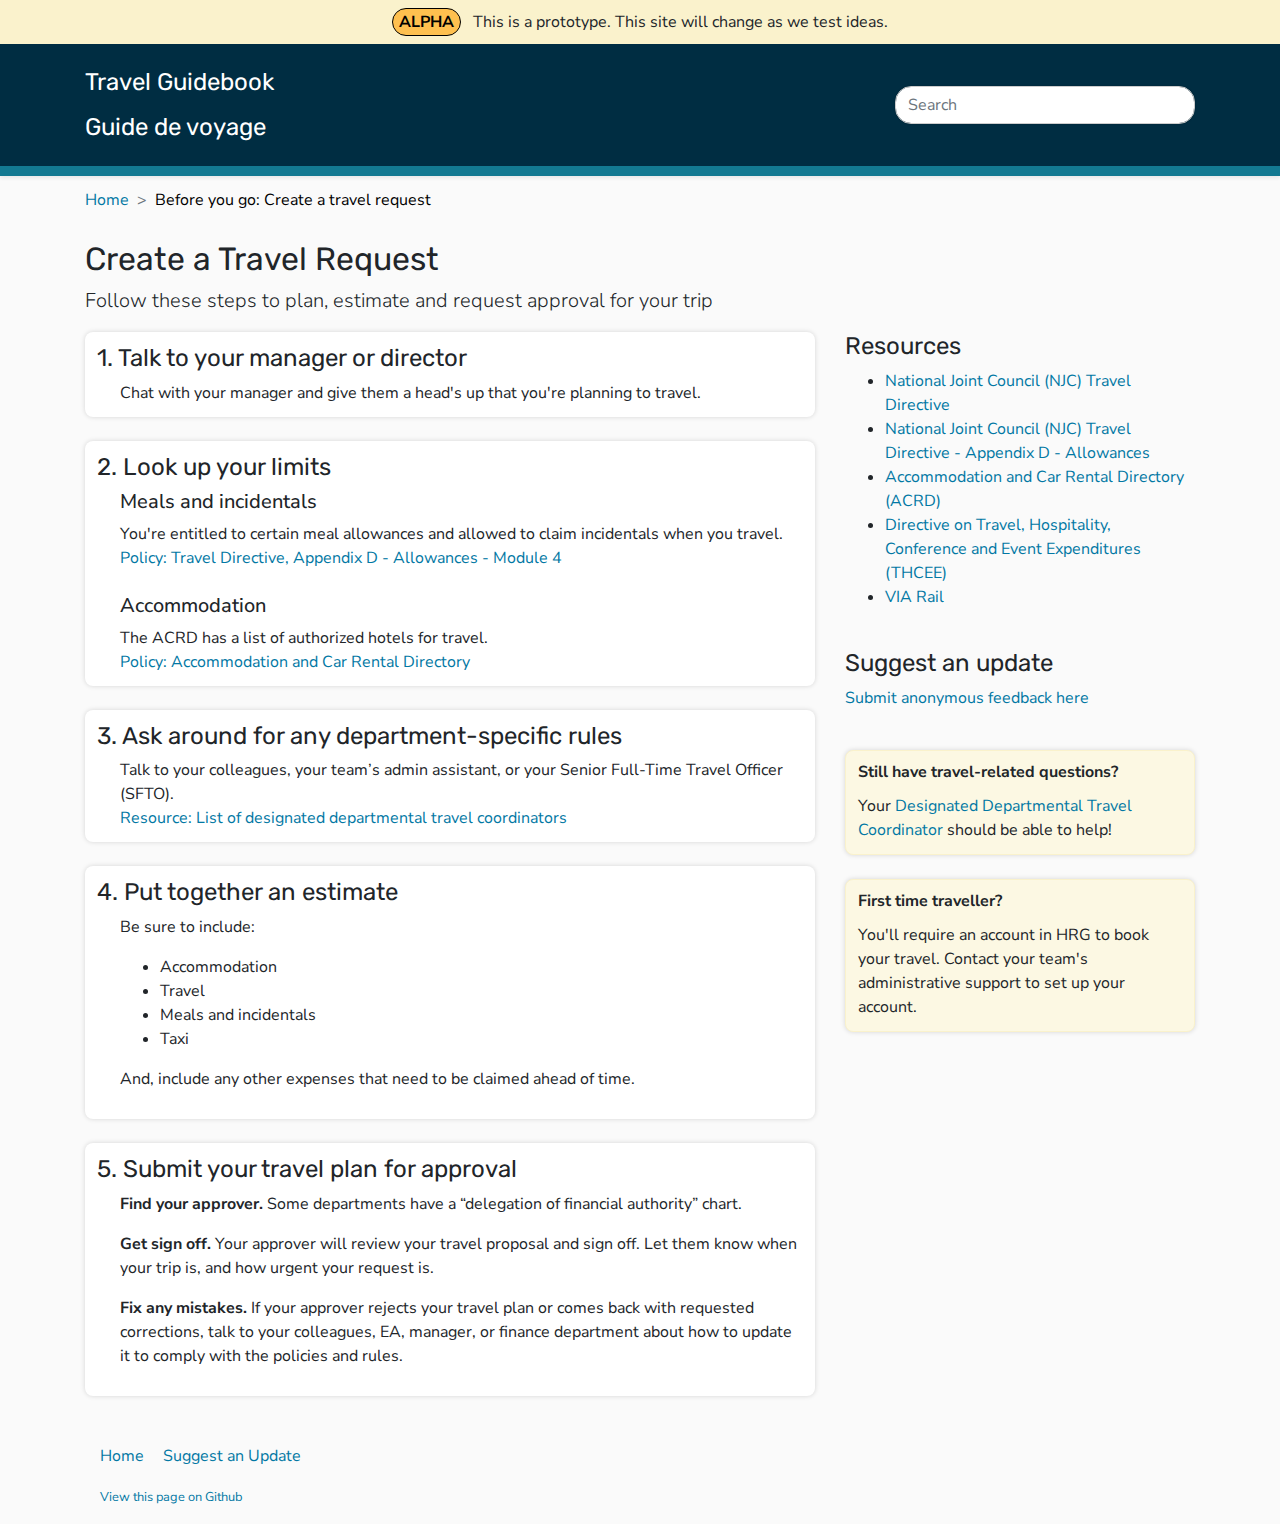
<file: travel-request.html>
<!DOCTYPE html>
<html>

<head>
    <meta charSet="utf-8" />
    <meta http-equiv="x-ua-compatible" content="ie=edge" />
    <!-- <meta name="viewport" content="width=device-width, initial-scale=1, shrink-to-fit=no" /> -->
    <meta name="viewport"
        content="width=device-width, height=device-height, initial-scale=1.0, user-scalable=0, minimum-scale=1.0, maximum-scale=1.0">
    <link href="css/aurora.min.css" rel="stylesheet" />
    <link href="css/override.css" rel="stylesheet" />
    <link href="https://fonts.googleapis.com/css?family=Rubik:400,500|Nunito+Sans:300,400,600,700" rel="stylesheet">
    <title>Travel Guidebook</title>
    <link rel="shortcut icon" href="favicon.ico" type="image/x-icon" />
</head>

<body>
    <div>
        <div style="position: fixed; z-index: 99999; top: 0px; left: 45%;"><a
                class="sr-only sr-only-focusable aurora-skip" href="#main-content">Skip to main content</a>
        </div>
        <header class="shadow-sm">
            <div class="" style="background-color: #FAF2CC; text-align: center;">
                <div class="container py-2">
                    <button
                        style="background: #FEC04F; border: 1px solid #000000; border-radius: 20px;"><strong>ALPHA</strong></button>
                    <span>&nbsp;&nbsp;This is a prototype. This site will change as we test ideas.</span>
                </div>
            </div>

            <div style="background-color: #002D42; border-bottom: 10px solid #137991;">
                <div class="container py-2 h-100" style="color: #fff;">
                    <div class="row">
                        <div class="col-8">
                            <h4 class="mb-3 mt-3 h4">
                                Travel Guidebook
                            </h4>
                            <h4 class="mb-3 mt-3 h4">
                                Guide de voyage
                            </h4>
                        </div>
                        <div class="col-4 align-self-center">
                            <span class="float-right d-none d-md-block">
                                <div class="search-form search-form-round dropdown" style="width: 300px;">
                                    <label for="search-desktop" class="sr-only">Search</label>
                                    <input id="search-desktop" placeholder="Search" aria-owns="results-desktop"
                                        type="text" class="form-control form-control" value="">
                                </div>
                            </span>
                        </div>
                    </div>


                </div>
            </div>
        </header>
        <w-screen mt-4="true" fluid="true" id="container">
            <div>
                <main id="main-content" role="main">
                    <div class="container">
                        <nav aria-label="breadcrumb">
                            <ol class="breadcrumb" style="padding-left: 0px;">
                                <li class="breadcrumb-item"><a href="index.html">Home</a></li>
                                <li class="breadcrumb-item active" aria-current="page">Before you go: Create a travel request</li>
                            </ol>
                        </nav>
                    </div>
                    <h1 class="sr-only">Create a Travel Request</h1>
                    <div class="hero-holder">
                        <div class="container">
                            <h2 class="display-5">Create a Travel Request</h2>
                            <p class="lead">
                                Follow these steps to plan, estimate and request approval for your trip
                            </p>
                        </div>
                    </div>
                    <div class="container">
                        <div class="row">
                            <div class="col-xs-12 col-sm-6 col-md-8">
                                <div class="card">
                                    <div class="card-body">
                                        <h4>1. Talk to your manager or director</h4>
                                        <div class="card-content" style="margin-left: 23px;">
                                            <p style="display:inline">Chat with your manager and give them a head's up that you're planning to travel.
                                            </p>
                                        </div>
                                    </div>
                                </div>
                                <br>
                                <div class="card">
                                    <div class="card-body">
                                        <h4>2. Look up your
                                            limits</h4>
                                        <div class="card-content" style="margin-left: 23px;">
                                            <h5>Meals and incidentals</h5>
                                            <p style="display:inline">You're entitled to certain meal allowances and
                                                allowed to claim
                                                incidentals when
                                                you travel.
                                            </p>
                                            <br>
                                            <a target="_blank" href="https://www.njc-cnm.gc.ca/directive/app_d/en"
                                                class="stretched-link">Policy: Travel
                                                Directive, Appendix D - Allowances - Module 4</a>
                                            <br><br>
                                            <h5>Accommodation</h5>
                                            <p style="display:inline">The ACRD has a list of authorized hotels for
                                                travel.</p><br>
                                            <a target="_blank"
                                                href="http://rehelv-acrd.tpsgc-pwgsc.gc.ca/acrds/index-eng.aspx"
                                                class="stretched-link">Policy: Accommodation
                                                and Car
                                                Rental Directory</a>
                                        </div>
                                    </div>
                                </div>
                                <br>
                                <div class="card">
                                    <div class="card-body">
                                        <h4>3. Ask around for
                                            any
                                            department-specific rules</h4>
                                        <div class="card-content" style="margin-left: 23px;">
                                            <p style="display:inline">
                                                Talk to your colleagues, your team’s admin assistant, or your Senior Full-Time Travel Officer (SFTO).
                                            </p>
                                            <br>
                                            <a target="_blank" href="https://www.tbs-sct.gc.ca/ap/list-liste/dtc-cmv-eng.asp">Resource: List of designated departmental travel coordinators</a>
                                        </div>
                                    </div>
                                </div>

                                <br>
                                <div class="card">
                                    <div class="card-body">
                                        <h4>4. Put together an
                                            estimate</h4>
                                        <div class="card-content" style="margin-left: 23px;">
                                            <p>Be sure to include:</p>
                                            <ul>
                                                <li>Accommodation</li>
                                                <li>Travel</li>
                                                <li>Meals and incidentals</li>
                                                <li>Taxi</li>
                                            </ul>


                                            <p>And, include any other expenses that need to be claimed ahead of time.</p>
                                        </div>
                                    </div>
                                </div>

                                <br>
                                <div class="card">
                                    <div class="card-body">
                                        <h4>5. Submit your
                                            travel plan for
                                            approval</h4>
                                        <div class="card-content" style="margin-left: 23px;">
                                            <p><strong>Find your approver.</strong> Some departments have a “delegation
                                                of
                                                financial
                                                authority” chart.</p>
                                            <p><strong>Get sign off.</strong> Your approver will review your travel
                                                proposal
                                                and sign off.
                                                Let them know when your trip is, and how urgent your request is.</p>
                                            <p><strong>Fix any mistakes.</strong>
                                                If your approver rejects your travel plan or comes back with requested corrections, talk to your colleagues, EA, manager, or finance department about how to update it to comply with the policies and rules.
                                            </p>
                                        </div>
                                    </div>
                                </div>

                                <br><br>
                            </div>
                            <div class="col-xs-6 col-md-4">
                                <h4>Resources</h4>
                                <ul>
                                    <li><a target="_blank" href="https://www.njc-cnm.gc.ca/directive/d10/v238/en">National Joint Council (NJC) Travel Directive</a></li>
                                    <li><a target="_blank" href="https://www.njc-cnm.gc.ca/directive/app_d.php?lang=en">National Joint Council (NJC) Travel Directive - Appendix D - Allowances</a></li>
                                    <li><a target="_blank" href="http://rehelv-acrd.tpsgc-pwgsc.gc.ca/acrds/index-eng.aspx">Accommodation and Car Rental Directory (ACRD)</a></li>
                                    <li><a target="_blank" href="https://www.tbs-sct.gc.ca/pol/doc-eng.aspx?id=27228">Directive on Travel, Hospitality, Conference and Event Expenditures (THCEE)</a></li>
                                    <li><a target="_blank" href="https://www.viarail.ca/">VIA Rail</a></li>
                                </ul>
                                <br>
                                <h4>Suggest an update</h4>
                                <p><a href="https://docs.google.com/forms/d/e/1FAIpQLSf9y3VY3ADLpQ4kQLGvOo4cIdEEi5Hs3en-0lWRc4wQeTRheg/viewform?usp=sf_link" target="_blank">Submit anonymous feedback here</a></p>
                                <br>
                                <div class="card" style=" background-color: #FCF8E3; border: 1px solid #FAF2CC;">
                                    <div class="card-body">
                                        <h6 class="card-title">Still have travel-related questions?</h6>
                                        <p class="card-text">
                                            Your <a target="_blank" href="https://www.tbs-sct.gc.ca/ap/list-liste/dtc-cmv-eng.asp">Designated Departmental Travel Coordinator</a> should be able to help!
                                        </p>
                                    </div>
                                </div>
                                <br>
                                <div class="card" style=" background-color: #FCF8E3; border: 1px solid #FAF2CC;">
                                    <div class="card-body">
                                        <h6 class="card-title">First time traveller?</h6>
                                        <p class="card-text">
                                            You'll require an account in HRG to book your travel. Contact your team's administrative support to set up your account.
                                        </p>
                                    </div>
                                </div>
                                <br><br>
                            </div>
                        </div>
                    </div>


                </main>
                <footer class="footer">
                    <div class="foot-container container">
                        <ul>
                            <li><a href="index.html">Home</a></li>
                            <!-- <li><a href="#">About</a></li> -->
                            <!-- <li><a href="#">Tips</a></li> -->
                            <li><a href="https://docs.google.com/forms/d/e/1FAIpQLSf9y3VY3ADLpQ4kQLGvOo4cIdEEi5Hs3en-0lWRc4wQeTRheg/viewform?usp=sf_link" target="_blank">Suggest an Update</a></li>
                        </ul>
                        <ul>
                            <!-- <li><a href="#"><small>Terms and Conditions</small></a></li> -->
                            <!-- <li><a href="#"><small>Privacy</small></a></li> -->
                            <li><a href="https://github.com/nextgentravel/travel-guidebook"><small>View this page on
                                        Github</small></a></li>
                        </ul>

                    </div>
                </footer>
            </div>
        </w-screen>
    </div>
    <script src="js/aurora.min.js"></script>
</body>

</html>
</file>
<file: css/override.css>
body {
    padding-top: 0px;
}

.footer ul {
    list-style: none;
    padding-left: 15px;
}

.footer ul li {
    display: inline-block;
    margin-right: 15px;
}

.button-blue-dark {
    color: #fff;
    background-color: #137991;
    display: block;
    margin-bottom: 10px;
    float: left; 
    clear: left;

}

.button-blue-medium {
    color: #000;
    background-color: #15A3A6;
    display: block;
    margin-bottom: 10px;
    float: left; 
    clear: left;
}

.button-blue-light {
    color: #000;
    background-color: #6DD2DA;
    display: block;
    margin-bottom: 10px;
    float: left; 
    clear: left;
}
</file>
